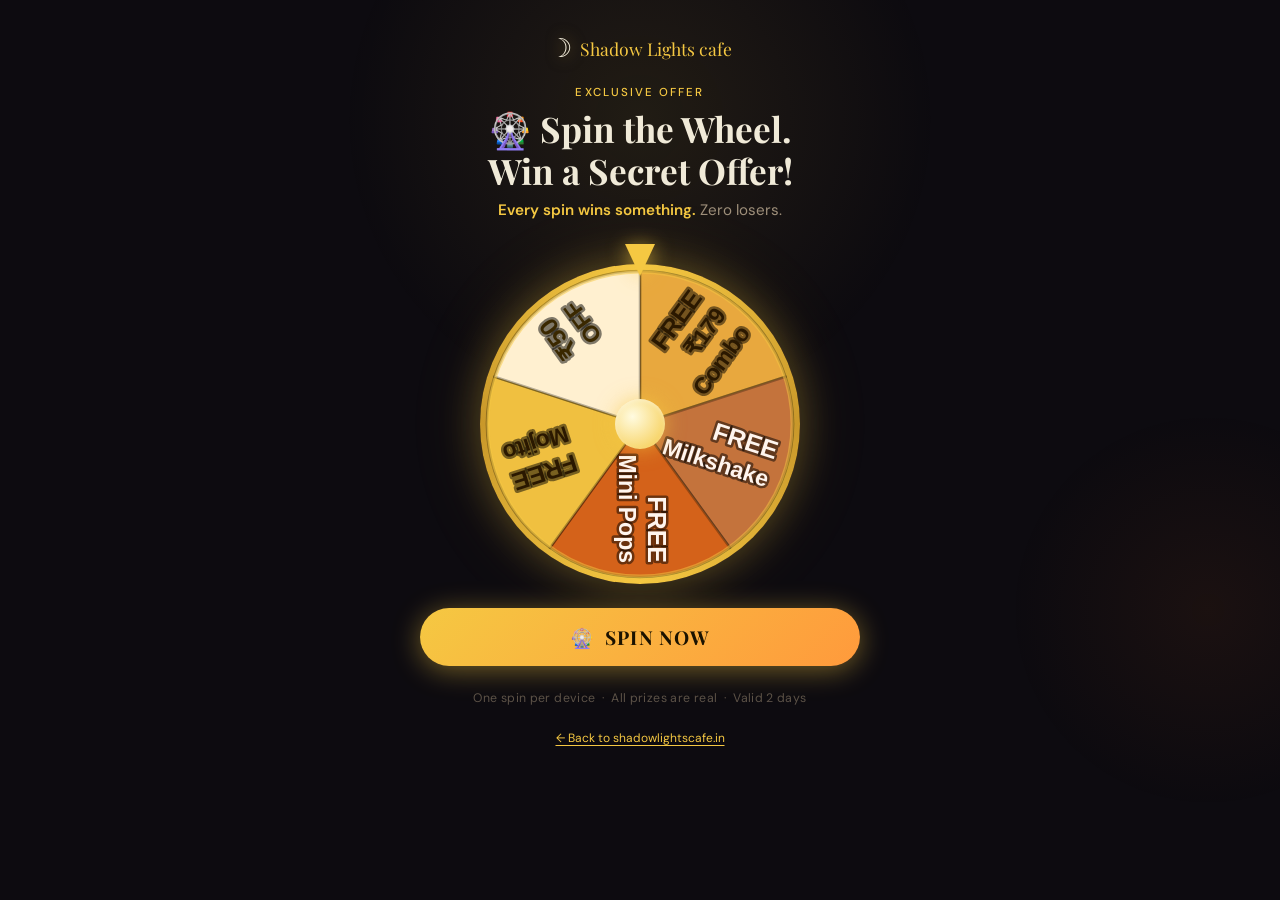
<file: spin.html>
<!DOCTYPE html>
<html lang="en">
<head>

  <!-- Google tag (gtag.js) -->
  <script async src="https://www.googletagmanager.com/gtag/js?id=G-CR7VJ1N2QT"></script>
  <script>
    window.dataLayer = window.dataLayer || [];
    function gtag(){dataLayer.push(arguments);}
    gtag('js', new Date());

    gtag('config', 'G-CR7VJ1N2QT');
  </script>
  <meta charset="UTF-8" />
  <meta name="viewport" content="width=device-width, initial-scale=1.0" />
  <meta name="robots" content="noindex, nofollow" />
  <title>Spin & Win | Shadow Lights Cafe</title>
  <link rel="preconnect" href="https://fonts.googleapis.com" />
  <link rel="preconnect" href="https://fonts.gstatic.com" crossorigin />
  <link href="https://fonts.googleapis.com/css2?family=Playfair+Display:ital,wght@0,700;1,400&family=DM+Sans:wght@300;400;500;600;800&display=swap" rel="stylesheet" />
  <link rel="icon" type="image/png" href="images/favicon.png" />
<link rel="apple-touch-icon" href="images/favicon.png" />

  <style>
    :root {
      --clr-bg:         #0d0b10;
      --clr-surface:    #16121e;
      --clr-surface2:   #1f1828;
      --clr-border:     rgba(255,220,130,0.12);
      --clr-gold:       #f5c842;
      --clr-gold-dim:   #c9982a;
      --clr-amber:      #ff9a3c;
      --clr-text:       #f0ead8;
      --clr-text-dim:   #9e8f7a;
      --clr-text-muted: #5c5248;
      --font-display:   'Playfair Display', Georgia, serif;
      --font-body:      'DM Sans', -apple-system, sans-serif;
      --radius-md: 16px; --radius-lg: 24px; --radius-xl: 40px;
      --transition: 0.3s cubic-bezier(0.4,0,0.2,1);
    }
    *,*::before,*::after{box-sizing:border-box;margin:0;padding:0}
    html{font-size:16px;scroll-behavior:smooth}
    body{background:var(--clr-bg);color:var(--clr-text);font-family:var(--font-body);min-height:100dvh;overflow-x:hidden;display:flex;flex-direction:column;align-items:center}
    a{color:inherit;text-decoration:none}
    button{cursor:pointer;border:none;background:none;font:inherit}

    /* BG GLOW */
    .bg-glow{position:fixed;inset:0;pointer-events:none;z-index:0;overflow:hidden}
    .bg-glow::before{content:'';position:absolute;top:-20%;left:50%;transform:translateX(-50%);width:600px;height:600px;background:radial-gradient(circle,rgba(245,200,66,.09) 0%,transparent 70%)}
    .bg-glow::after{content:'';position:absolute;bottom:10%;right:-10%;width:400px;height:400px;background:radial-gradient(circle,rgba(212,98,26,.07) 0%,transparent 70%)}

    /* PAGE */
    .page{position:relative;z-index:1;width:100%;max-width:480px;padding:1.5rem 1.25rem 3rem;display:flex;flex-direction:column;align-items:center;gap:1.5rem}

    /* HEADER */
    .header{text-align:center;padding-top:.5rem}
    .logo{display:inline-flex;align-items:center;gap:.5rem;margin-bottom:1.25rem}
    .logo-icon{font-size:1.6rem;filter:drop-shadow(0 0 8px rgba(245,200,66,.5))}
    .logo-text{font-family:var(--font-display);font-size:1.1rem;color:var(--clr-gold)}
    .header__eyebrow{font-size:.72rem;font-weight:500;letter-spacing:.18em;text-transform:uppercase;color:var(--clr-gold);margin-bottom:.5rem}
    .header__title{font-family:var(--font-display);font-size:clamp(1.6rem,6vw,2.2rem);font-weight:700;line-height:1.2;color:var(--clr-text);margin-bottom:.5rem}
    .header__sub{color:var(--clr-text-dim);font-size:.95rem}
    .header__sub strong{color:var(--clr-gold);font-weight:600}

    /* WHEEL SECTION */
    .wheel-section{width:100%;display:flex;flex-direction:column;align-items:center;gap:1.5rem}
    .wheel-wrap{position:relative;display:flex;align-items:center;justify-content:center;padding-top:20px}

    .wheel-pointer{
      position:absolute;top:0;left:50%;transform:translateX(-50%);
      z-index:10;width:0;height:0;
      border-left:15px solid transparent;
      border-right:15px solid transparent;
      border-top:32px solid var(--clr-gold);
      filter:drop-shadow(0 3px 10px rgba(245,200,66,.7))
    }

    .wheel-ring{
      padding:5px;border-radius:50%;
      background:conic-gradient(from 0deg,var(--clr-gold),var(--clr-gold-dim),var(--clr-gold),var(--clr-gold-dim),var(--clr-gold));
      box-shadow:0 0 40px rgba(245,200,66,.3),0 0 80px rgba(245,200,66,.1)
    }
    #wheelCanvas{display:block;border-radius:50%}
    .wheel-hub{
      position:absolute;width:50px;height:50px;border-radius:50%;
      background:radial-gradient(circle at 35% 35%,#fffbe0,var(--clr-gold));
      box-shadow:0 0 20px rgba(245,200,66,.6),inset 0 2px 4px rgba(255,255,255,.4);
      z-index:5
    }

    /* SPIN BUTTON */
    .spin-btn{
      position:relative;overflow:hidden;
      padding:1rem 2rem;border-radius:var(--radius-xl);
      font-family:var(--font-display);font-size:1.2rem;font-weight:700;
      letter-spacing:.06em;color:#1a1200;
      background:linear-gradient(135deg,var(--clr-gold) 0%,var(--clr-amber) 100%);
      box-shadow:0 4px 28px rgba(245,200,66,.45);
      transition:var(--transition);
      animation:pulse-btn 2s ease-in-out infinite;
      width:100%
    }
    .spin-btn::before{content:'';position:absolute;top:-50%;left:-60%;width:40%;height:200%;background:rgba(255,255,255,.3);transform:skewX(-20deg);transition:left .5s}
    .spin-btn:hover::before{left:120%}
    .spin-btn:hover:not(:disabled){transform:translateY(-2px) scale(1.02);box-shadow:0 8px 36px rgba(245,200,66,.55)}
    .spin-btn:disabled{opacity:.45;cursor:not-allowed;animation:none;transform:none}

    @keyframes pulse-btn{
      0%,100%{box-shadow:0 4px 28px rgba(245,200,66,.45),0 0 0 0 rgba(245,200,66,.3)}
      50%{box-shadow:0 4px 28px rgba(245,200,66,.45),0 0 0 14px rgba(245,200,66,0)}
    }

    .odds-hint{font-size:.77rem;color:var(--clr-text-muted);text-align:center;letter-spacing:.03em}

    /* ALREADY SPUN */
    .already-banner{display:none;background:rgba(245,200,66,.07);border:1px solid rgba(245,200,66,.2);border-radius:var(--radius-md);padding:.75rem 1rem;font-size:.85rem;color:var(--clr-gold);text-align:center;width:100%}
    .already-banner.visible{display:block}

    /* PRIZE SCREEN */
    #prizeScreen{display:none;width:100%;flex-direction:column;align-items:center;gap:1.25rem;animation:fadeUp .5s ease both}
    #prizeScreen.visible{display:flex}
    @keyframes fadeUp{from{opacity:0;transform:translateY(24px)}to{opacity:1;transform:translateY(0)}}

    .prize-card{
      width:100%;background:var(--clr-surface);border:1px solid var(--clr-border);
      border-radius:var(--radius-lg);padding:2rem 1.5rem;text-align:center;
      position:relative;overflow:hidden;
      box-shadow:0 8px 40px rgba(0,0,0,.5),0 0 60px rgba(245,200,66,.08)
    }
    .prize-card::before{content:'';position:absolute;inset:0;background:radial-gradient(ellipse at 50% 0%,rgba(245,200,66,.07) 0%,transparent 60%);pointer-events:none}

    .prize-you-won{font-size:.78rem;font-weight:600;letter-spacing:.2em;text-transform:uppercase;color:var(--clr-gold);margin-bottom:.5rem}
    .prize-name{font-family:var(--font-display);font-size:clamp(1.6rem,6vw,2.2rem);font-weight:700;color:var(--clr-text);line-height:1.15;margin-bottom:.4rem}
    .prize-desc{color:var(--clr-text-dim);font-size:.92rem;margin-bottom:.6rem}

    .prize-min-order{
      display:inline-flex;align-items:center;gap:.35rem;
      background:rgba(255,154,60,.1);border:1px solid rgba(255,154,60,.3);
      border-radius:100px;padding:.3rem .9rem;
      font-size:.8rem;font-weight:600;color:var(--clr-amber);
      margin-bottom:1.25rem
    }

    .prize-validity{
      display:inline-flex;align-items:center;gap:.4rem;
      background:rgba(245,200,66,.08);border:1px solid rgba(245,200,66,.2);
      border-radius:var(--radius-xl);padding:.45rem 1rem;
      font-size:.88rem;color:var(--clr-gold);font-weight:500;margin-bottom:1.5rem
    }
    .prize-screenshot-hint{background:var(--clr-surface2);border-radius:var(--radius-md);padding:.9rem 1rem;font-size:.85rem;color:var(--clr-text-dim);line-height:1.5;margin-bottom:1rem}
    .prize-screenshot-hint strong{color:var(--clr-text);display:block;margin-bottom:.2rem}
    .prize-location{font-size:.82rem;color:var(--clr-text-muted);line-height:1.6}
    .prize-location span{display:block}

    /* ACTION BUTTONS */
    .prize-actions{width:100%;display:flex;flex-direction:column;gap:.75rem}
    .btn{display:inline-flex;align-items:center;justify-content:center;gap:.5rem;padding:.85rem 1.5rem;border-radius:var(--radius-xl);font-size:.92rem;font-weight:600;transition:var(--transition);width:100%}
    .btn--directions{background:var(--clr-surface);border:1.5px solid var(--clr-border);color:var(--clr-text)}
    .btn--directions:hover{border-color:var(--clr-gold);color:var(--clr-gold);transform:translateY(-1px)}
    .btn--whatsapp{background:rgba(37,211,102,.1);border:1.5px solid rgba(37,211,102,.3);color:#25D366}
    .btn--whatsapp:hover{background:rgba(37,211,102,.18);transform:translateY(-1px)}

    /* CONFETTI */
    #confettiCanvas{position:fixed;top:0;left:0;width:100%;height:100%;pointer-events:none;z-index:999}

    /* FOOTER */
    .spin-footer{text-align:center;font-size:.75rem;color:var(--clr-text-muted)}
    .spin-footer a{color:var(--clr-gold);text-decoration:underline;text-underline-offset:3px}
  </style>
</head>
<body>

<div class="bg-glow" aria-hidden="true"></div>
<canvas id="confettiCanvas" aria-hidden="true"></canvas>

<div class="page">

  <header class="header">
    <a href="/" class="logo" aria-label="Shadow Lights Cafe Home">
      <span class="logo-icon">☽</span>
      <span class="logo-text">Shadow Lights cafe</span>
    </a>
    <p class="header__eyebrow">Exclusive Offer</p>
    <h1 class="header__title">🎡 Spin the Wheel.<br/>Win a Secret Offer!</h1>
    <p class="header__sub"><strong>Every spin wins something.</strong> Zero losers.</p>
  </header>

  <div class="already-banner" id="alreadyBanner">
    🎉 You've already spun! Here's your prize — visit us to claim it.
  </div>

  <div class="wheel-section" id="wheelSection">
    <div class="wheel-wrap">
      <div class="wheel-pointer" aria-hidden="true"></div>
      <div class="wheel-ring">
        <canvas id="wheelCanvas" aria-label="Prize spin wheel"></canvas>
      </div>
      <div class="wheel-hub" aria-hidden="true"></div>
    </div>
    <button class="spin-btn" id="spinBtn" aria-label="Spin the wheel now">🎡 &nbsp;SPIN NOW</button>
    <p class="odds-hint">One spin per device &nbsp;·&nbsp; All prizes are real &nbsp;·&nbsp; Valid 2 days</p>
  </div>

  <div id="prizeScreen" role="region" aria-live="polite" aria-label="Your prize result">
    <div class="prize-card">
      <p class="prize-you-won">🎉 You Won!</p>
      <h2 class="prize-name" id="prizeName"></h2>
      <p class="prize-desc" id="prizeDesc"></p>
      <div class="prize-min-order" id="prizeMinOrder"></div>
      <div class="prize-validity">⏳ Valid till: <span id="prizeExpiry"></span></div>
      <div class="prize-screenshot-hint">
        <strong>📸 Screenshot this screen</strong>
        Show it at our counter to claim your prize
      </div>
      <p class="prize-location">
        <span>📍 Opp. Geethanjalai School, Codissa Road, Coimbatore</span>
        <span>⏰ Open daily 11 AM – 11 PM</span>
      </p>
    </div>
    <div class="prize-actions">
      <a href="https://maps.app.goo.gl/CkZ2jRJzQk3X5Qf97" target="_blank" rel="noopener" class="btn btn--directions">📍 Get Directions →</a>
      <a href="#" id="whatsappShare" target="_blank" rel="noopener" class="btn btn--whatsapp">
        <svg width="18" height="18" viewBox="0 0 24 24" fill="currentColor" aria-hidden="true"><path d="M17.472 14.382c-.297-.149-1.758-.867-2.03-.967-.273-.099-.471-.148-.67.15-.197.297-.767.966-.94 1.164-.173.199-.347.223-.644.075-.297-.15-1.255-.463-2.39-1.475-.883-.788-1.48-1.761-1.653-2.059-.173-.297-.018-.458.13-.606.134-.133.298-.347.446-.52.149-.174.198-.298.298-.497.099-.198.05-.371-.025-.52-.075-.149-.669-1.612-.916-2.207-.242-.579-.487-.5-.669-.51-.173-.008-.371-.01-.57-.01-.198 0-.52.074-.792.372-.272.297-1.04 1.016-1.04 2.479 0 1.462 1.065 2.875 1.213 3.074.149.198 2.096 3.2 5.077 4.487.709.306 1.262.489 1.694.625.712.227 1.36.195 1.871.118.571-.085 1.758-.719 2.006-1.413.248-.694.248-1.289.173-1.413-.074-.124-.272-.198-.57-.347m-5.421 7.403h-.004a9.87 9.87 0 01-5.031-1.378l-.361-.214-3.741.982.998-3.648-.235-.374a9.86 9.86 0 01-1.51-5.26c.001-5.45 4.436-9.884 9.888-9.884 2.64 0 5.122 1.03 6.988 2.898a9.825 9.825 0 012.893 6.994c-.003 5.45-4.437 9.884-9.885 9.884m8.413-18.297A11.815 11.815 0 0012.05 0C5.495 0 .16 5.335.157 11.892c0 2.096.547 4.142 1.588 5.945L.057 24l6.305-1.654a11.882 11.882 0 005.683 1.448h.005c6.554 0 11.89-5.335 11.893-11.893a11.821 11.821 0 00-3.48-8.413z"/></svg>
        Share on WhatsApp
      </a>
    </div>
  </div>

  <footer class="spin-footer">
    <a href="/">← Back to shadowlightscafe.in</a>
  </footer>

</div>

<script>
// ============================================================
//  PRIZES — minOrder: minimum order in ₹ (null = no minimum)
// ============================================================
const PRIZES = [
  { id:0, labelLines:['FREE','₹179','Combo'],  name:'FREE 179 Combo 🎁',        desc:'One free Combo Meal worth ₹179',        minOrder:199, color:'#E8A83E', textColor:'#2a1800' },
  { id:1, labelLines:['FREE','Milkshake'],      name:'FREE Milkshake 🥛',          desc:'One free Milkshake with your order',     minOrder:149, color:'#C4733C', textColor:'#fff5ee' },
  { id:2, labelLines:['FREE','Mini Pops'],      name:'FREE Mini Pops 🍡',          desc:'3 pcs free with your order',            minOrder:99, color:'#D4621A', textColor:'#fff5ee' },
  { id:3, labelLines:['FREE','Mojito'],         name:'FREE Mojito 🍹',     desc:'Free Mojito with your order',      minOrder:149, color:'#F0C040', textColor:'#2a1800' },
  { id:4, labelLines:['₹50','OFF'],             name:'₹50 OFF 🎉',                 desc:'₹50 discount on your order',            minOrder:149, color:'#FFF0D0', textColor:'#3a2800' },
];

function pickPrize() {
  const r = Math.floor(Math.random() * 100) + 1;
  if (r <= 45)       return PRIZES[0];
  else if (r <= 55) return PRIZES[1];
  else if (r <= 65) return PRIZES[2];
  else if (r <= 85) return PRIZES[3];
  else              return PRIZES[4];
}

function getExpiryString() {
  const d = new Date();
  d.setDate(d.getDate() + 5);
  return d.toLocaleDateString('en-IN', { day:'numeric', month:'short', year:'numeric' });
}

// ============================================================
//  CANVAS SETUP
// ============================================================
const canvas = document.getElementById('wheelCanvas');
const ctx    = canvas.getContext('2d');
const NUM    = PRIZES.length;
const ARC    = (2 * Math.PI) / NUM;   // 72° per segment

const DPR  = window.devicePixelRatio || 1;
const SIZE = Math.min(window.innerWidth - 70, 310);
canvas.width        = SIZE * DPR;
canvas.height       = SIZE * DPR;
canvas.style.width  = SIZE + 'px';
canvas.style.height = SIZE + 'px';
ctx.scale(DPR, DPR);

const CX = SIZE / 2;
const CY = SIZE / 2;
const R  = SIZE / 2 - 2;

// ============================================================
//  DRAW WHEEL
//  rotation = angle of segment-0's START edge from 3-o'clock.
//  We start at -PI/2 so segment-0's start is at the top (12 o'clock).
// ============================================================
function drawWheel(rotation) {
  ctx.clearRect(0, 0, SIZE, SIZE);

  for (let i = 0; i < NUM; i++) {
    const startAngle = rotation + i * ARC;
    const endAngle   = startAngle + ARC;
    const p = PRIZES[i];

    // Segment
    ctx.beginPath();
    ctx.moveTo(CX, CY);
    ctx.arc(CX, CY, R, startAngle, endAngle);
    ctx.closePath();
    ctx.fillStyle = p.color;
    ctx.fill();

    // Divider
    ctx.strokeStyle = 'rgba(0,0,0,0.28)';
    ctx.lineWidth = 2.5;
    ctx.stroke();

    // ---- TEXT ----
    ctx.save();
    ctx.translate(CX, CY);
    // Rotate so we're pointing toward the middle of this segment
    ctx.rotate(startAngle + ARC / 2);
    // Right-align text so it ends near the rim
    ctx.textAlign    = 'right';
    ctx.textBaseline = 'middle';

    const lines    = p.labelLines;
    const fsize    = Math.round(SIZE * 0.075);   // ~23px on 310px wheel
    const lineH    = fsize * 1.3;
    const totalH   = (lines.length - 1) * lineH;

    lines.forEach((line, li) => {
      const y   = -totalH / 2 + li * lineH;
      const x   = R - 14;
      const big = (li === 0);

      ctx.font = `${big ? '800' : '600'} ${big ? fsize + 2 : fsize}px 'DM Sans', sans-serif`;

      // Dark outline for readability on any segment colour
      ctx.lineJoin    = 'round';
      ctx.lineWidth   = 5;
      ctx.strokeStyle = 'rgba(0,0,0,0.5)';
      ctx.strokeText(line, x, y);

      ctx.fillStyle = p.textColor;
      ctx.fillText(line, x, y);
    });

    ctx.restore();
  }

  // Gold rim
  ctx.beginPath();
  ctx.arc(CX, CY, R - 1, 0, 2 * Math.PI);
  ctx.strokeStyle = 'rgba(245,200,66,0.5)';
  ctx.lineWidth = 3;
  ctx.stroke();
}

// Initial rotation: segment-0 starts at 12 o'clock
let currentRotation = -Math.PI / 2;
drawWheel(currentRotation);

// ============================================================
//  SPIN ANIMATION  — correct maths
//
//  The pointer is fixed at the TOP of the wheel (12 o'clock = -PI/2).
//  Segment[i] occupies angles [rotation + i*ARC, rotation + (i+1)*ARC].
//  Its CENTRE is at: rotation + i*ARC + ARC/2
//
//  We want: (currentRotation + delta) + prizeIndex*ARC + ARC/2 ≡ -PI/2  (mod 2PI)
//  => delta = -PI/2 - currentRotation - prizeIndex*ARC - ARC/2
//
//  Normalise to [0, 2PI] so we always spin forward (clockwise).
// ============================================================
let spinning = false;

function spinToPrize(prizeIndex) {
  if (spinning) return;
  spinning = true;
  document.getElementById('spinBtn').disabled = true;

  // How much MORE do we need to rotate?
  let delta = (-Math.PI / 2) - currentRotation - prizeIndex * ARC - ARC / 2;

  // Normalise to (0, 2PI]  — ensures forward spin
  delta = ((delta % (2 * Math.PI)) + 2 * Math.PI) % (2 * Math.PI);
  if (delta < 0.05) delta += 2 * Math.PI; // never land "already there"

  // Add 5–7 full extra rotations for drama
  const extraSpins    = (5 + Math.floor(Math.random() * 3)) * 2 * Math.PI;
  const totalRotation = extraSpins + delta;

  const DURATION = 5200; // ms
  const startTime = performance.now();
  const startRot  = currentRotation;

  function easeOut(t) {
    return 1 - Math.pow(1 - t, 3); // cubic ease-out
  }

  function animate(now) {
    const t = Math.min((now - startTime) / DURATION, 1);
    currentRotation = startRot + totalRotation * easeOut(t);
    drawWheel(currentRotation);
    if (t < 1) {
      requestAnimationFrame(animate);
    } else {
      currentRotation = (startRot + totalRotation) % (2 * Math.PI);
      drawWheel(currentRotation);
      spinning = false;
      onSpinComplete();
    }
  }

  requestAnimationFrame(animate);
}

// ============================================================
//  AFTER SPIN
// ============================================================
function onSpinComplete() {
  const prize  = window._pendingPrize;
  const expiry = getExpiryString();
  try {
    localStorage.setItem('slc_spun',   'true');
    localStorage.setItem('slc_prize',  String(prize.id));
    localStorage.setItem('slc_expiry', expiry);
  } catch(e) {}
  try { gtag('event', 'prize_revealed', { prize_name: prize.name }); } catch(e) {}
  showPrize(prize, expiry);
  launchConfetti();
}

function showPrize(prize, expiry) {
  document.getElementById('wheelSection').style.display = 'none';
  document.getElementById('alreadyBanner').classList.remove('visible');

  document.getElementById('prizeName').textContent   = prize.name;
  document.getElementById('prizeDesc').textContent   = prize.desc;
  document.getElementById('prizeExpiry').textContent = expiry;

  const minEl = document.getElementById('prizeMinOrder');
  if (prize.minOrder) {
    minEl.textContent = `🛒 Minimum order: ₹${prize.minOrder}`;
    minEl.style.display = 'inline-flex';
  } else {
    minEl.style.display = 'none';
  }

  const waText = encodeURIComponent(
    `I just won ${prize.name} at Shadow Lights Café! 🎡\nTry your luck: shadowlightscafe.in/spin`
  );
  document.getElementById('whatsappShare').href = `https://wa.me/?text=${waText}`;

  document.getElementById('prizeScreen').classList.add('visible');
  setTimeout(() => document.getElementById('prizeScreen').scrollIntoView({ behavior:'smooth', block:'start' }), 300);
}

// Spin button
document.getElementById('spinBtn').addEventListener('click', () => {
  const prize = pickPrize();
  window._pendingPrize = prize;
  try { gtag('event', 'wheel_spun'); } catch(e) {}
  spinToPrize(prize.id);
});

// Check localStorage on load
(function() {
  try {
    const spun = localStorage.getItem('slc_spun');
    const pId  = localStorage.getItem('slc_prize');
    const exp  = localStorage.getItem('slc_expiry');
    if (spun === 'true' && pId !== null) {
      const prize = PRIZES[parseInt(pId, 10)] || PRIZES[4];
      document.getElementById('alreadyBanner').classList.add('visible');
      document.getElementById('spinBtn').disabled = true;
      showPrize(prize, exp || getExpiryString());
    }
  } catch(e) {}
})();

// ============================================================
//  CONFETTI
// ============================================================
(function() {
  const cc = document.getElementById('confettiCanvas');
  const cx = cc.getContext('2d');
  const COLS = ['#f5c842','#ff9a3c','#D4621A','#FFF0D0','#C4733C','#fff','#ffdd66'];
  let pieces = [], aid = null;

  function resize() { cc.width = window.innerWidth; cc.height = window.innerHeight; }
  window.addEventListener('resize', resize);
  resize();

  function make() {
    pieces = Array.from({length:150}, () => ({
      x: Math.random() * cc.width, y: Math.random() * cc.height - cc.height,
      w: 6 + Math.random() * 9,    h: 10 + Math.random() * 6,
      color: COLS[Math.floor(Math.random() * COLS.length)],
      speed: 2 + Math.random() * 4, angle: Math.random() * Math.PI * 2,
      spin: (Math.random() - .5) * .18, drift: (Math.random() - .5) * 1.5,
      opacity: .75 + Math.random() * .25,
    }));
  }

  function draw() {
    cx.clearRect(0, 0, cc.width, cc.height);
    let alive = false;
    pieces.forEach(p => {
      if (p.y < cc.height + 20) alive = true;
      p.y += p.speed; p.x += p.drift; p.angle += p.spin;
      cx.save(); cx.globalAlpha = p.opacity;
      cx.translate(p.x + p.w/2, p.y + p.h/2); cx.rotate(p.angle);
      cx.fillStyle = p.color;
      cx.fillRect(-p.w/2, -p.h/2, p.w, p.h);
      cx.restore();
    });
    if (alive) { aid = requestAnimationFrame(draw); }
    else { cx.clearRect(0,0,cc.width,cc.height); aid = null; }
  }

  window.launchConfetti = function() {
    if (aid) cancelAnimationFrame(aid);
    make(); draw();
    setTimeout(() => { if (aid) { cancelAnimationFrame(aid); cx.clearRect(0,0,cc.width,cc.height); aid = null; } }, 4500);
  };
})();
</script>
</body>
</html>
</file>
